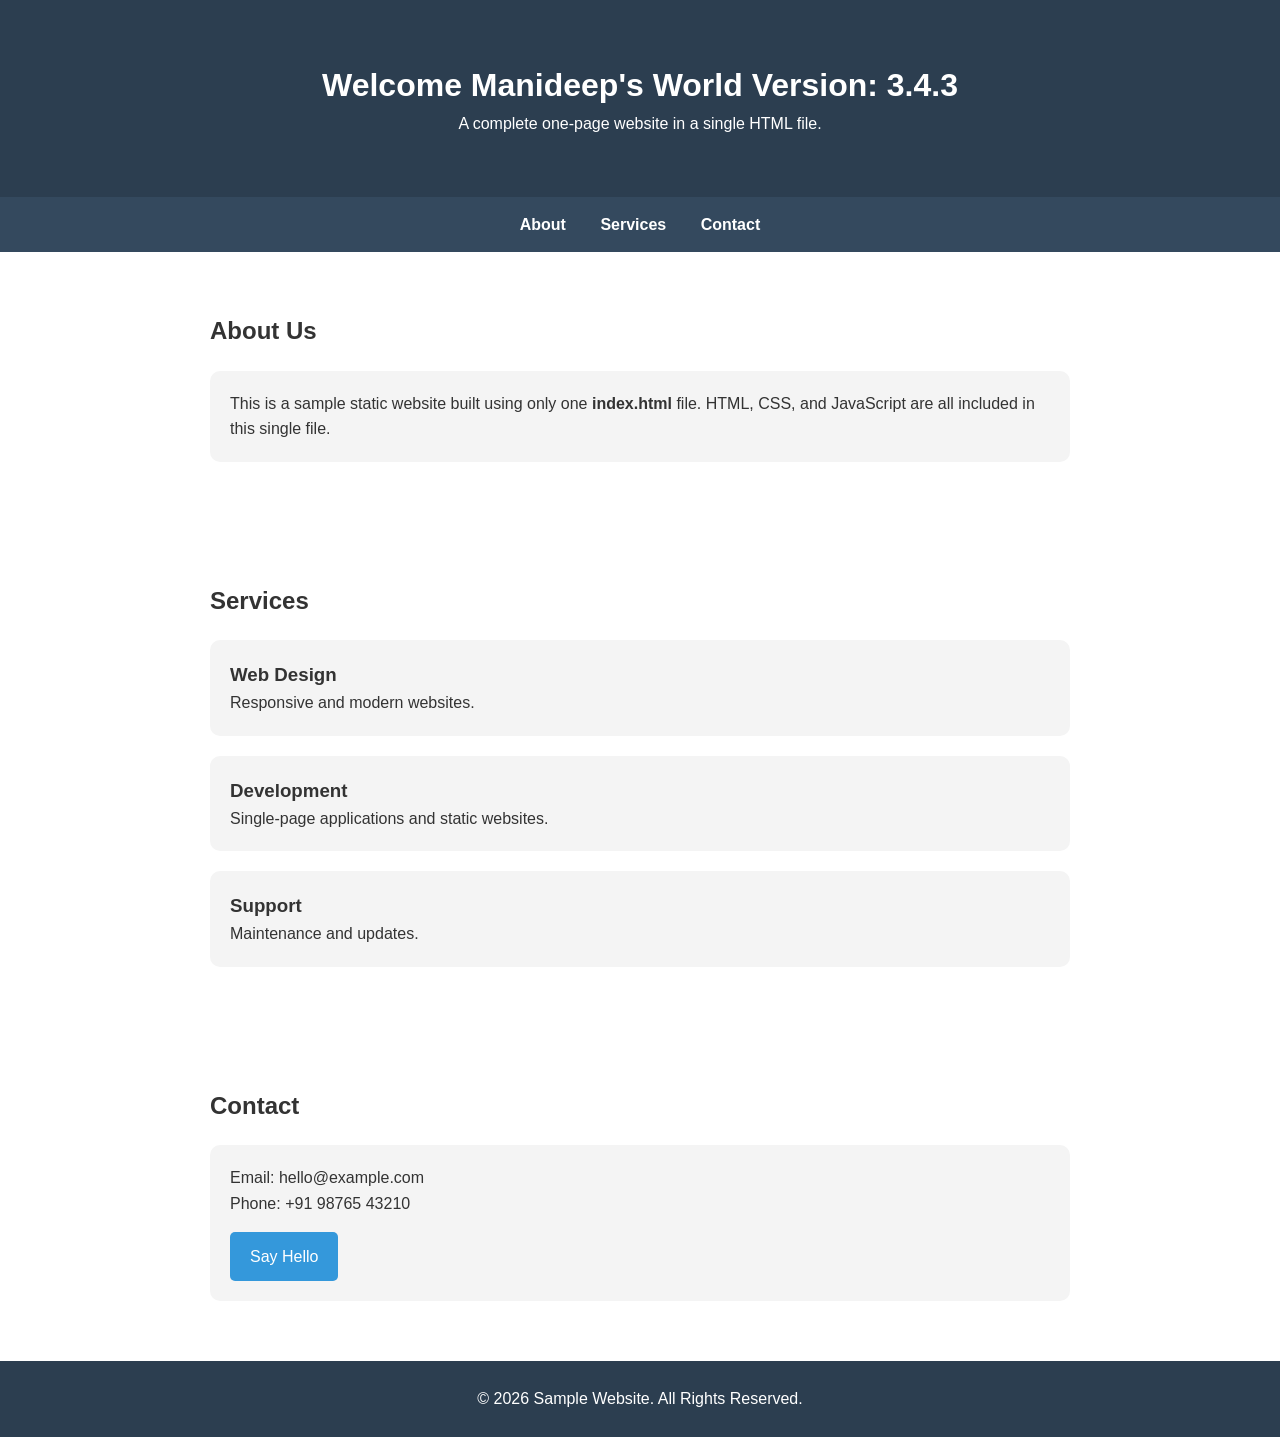
<file: index.html>
<!DOCTYPE html>
<html lang="en">
<head>
    <meta charset="UTF-8">
    <meta name="viewport" content="width=device-width, initial-scale=1.0">
    <title>Sample One-Page Website</title>

    <style>
        * {
            margin: 0;
            padding: 0;
            box-sizing: border-box;
        }

        body {
            font-family: Arial, sans-serif;
            line-height: 1.6;
            color: #333;
        }

        header {
            background: #2c3e50;
            color: white;
            text-align: center;
            padding: 60px 20px;
        }

        nav {
            background: #34495e;
            text-align: center;
            padding: 15px;
            position: sticky;
            top: 0;
        }

        nav a {
            color: white;
            text-decoration: none;
            margin: 0 15px;
            font-weight: bold;
        }

        nav a:hover {
            text-decoration: underline;
        }

        section {
            padding: 60px 20px;
            max-width: 900px;
            margin: auto;
        }

        .card {
            background: #f4f4f4;
            padding: 20px;
            margin-top: 20px;
            border-radius: 10px;
        }

        .btn {
            display: inline-block;
            background: #3498db;
            color: white;
            padding: 12px 20px;
            border-radius: 5px;
            text-decoration: none;
            margin-top: 15px;
        }

        .btn:hover {
            background: #2980b9;
        }

        footer {
            background: #2c3e50;
            color: white;
            text-align: center;
            padding: 25px;
        }

        @media (max-width: 600px) {
            nav a {
                display: block;
                margin: 10px 0;
            }

            header h1 {
                font-size: 28px;
            }
        }
    </style>
</head>

<body>

    <header>
        <h1>Welcome Manideep's World Version: 3.4.3</h1>
        <p>A complete one-page website in a single HTML file.</p>
    </header>

    <nav>
        <a href="#about">About</a>
        <a href="#services">Services</a>
        <a href="#contact">Contact</a>
    </nav>

    <section id="about">
        <h2>About Us</h2>

        <div class="card">
            <p>
                This is a sample static website built using only one
                <strong>index.html</strong> file. HTML, CSS, and JavaScript
                are all included in this single file.
            </p>
        </div>
    </section>

    <section id="services">
        <h2>Services</h2>

        <div class="card">
            <h3>Web Design</h3>
            <p>Responsive and modern websites.</p>
        </div>

        <div class="card">
            <h3>Development</h3>
            <p>Single-page applications and static websites.</p>
        </div>

        <div class="card">
            <h3>Support</h3>
            <p>Maintenance and updates.</p>
        </div>
    </section>

    <section id="contact">
        <h2>Contact</h2>

        <div class="card">
            <p>Email: hello@example.com</p>
            <p>Phone: +91 98765 43210</p>

            <a href="#" class="btn" onclick="showMessage()">
                Say Hello
            </a>
        </div>
    </section>

    <footer>
        <p>&copy; 2026 Sample Website. All Rights Reserved.</p>
    </footer>

    <script>
        function showMessage() {
            alert("Hello! Thanks for visiting this sample website.");
        }
    </script>

</body>
</html>
</file>
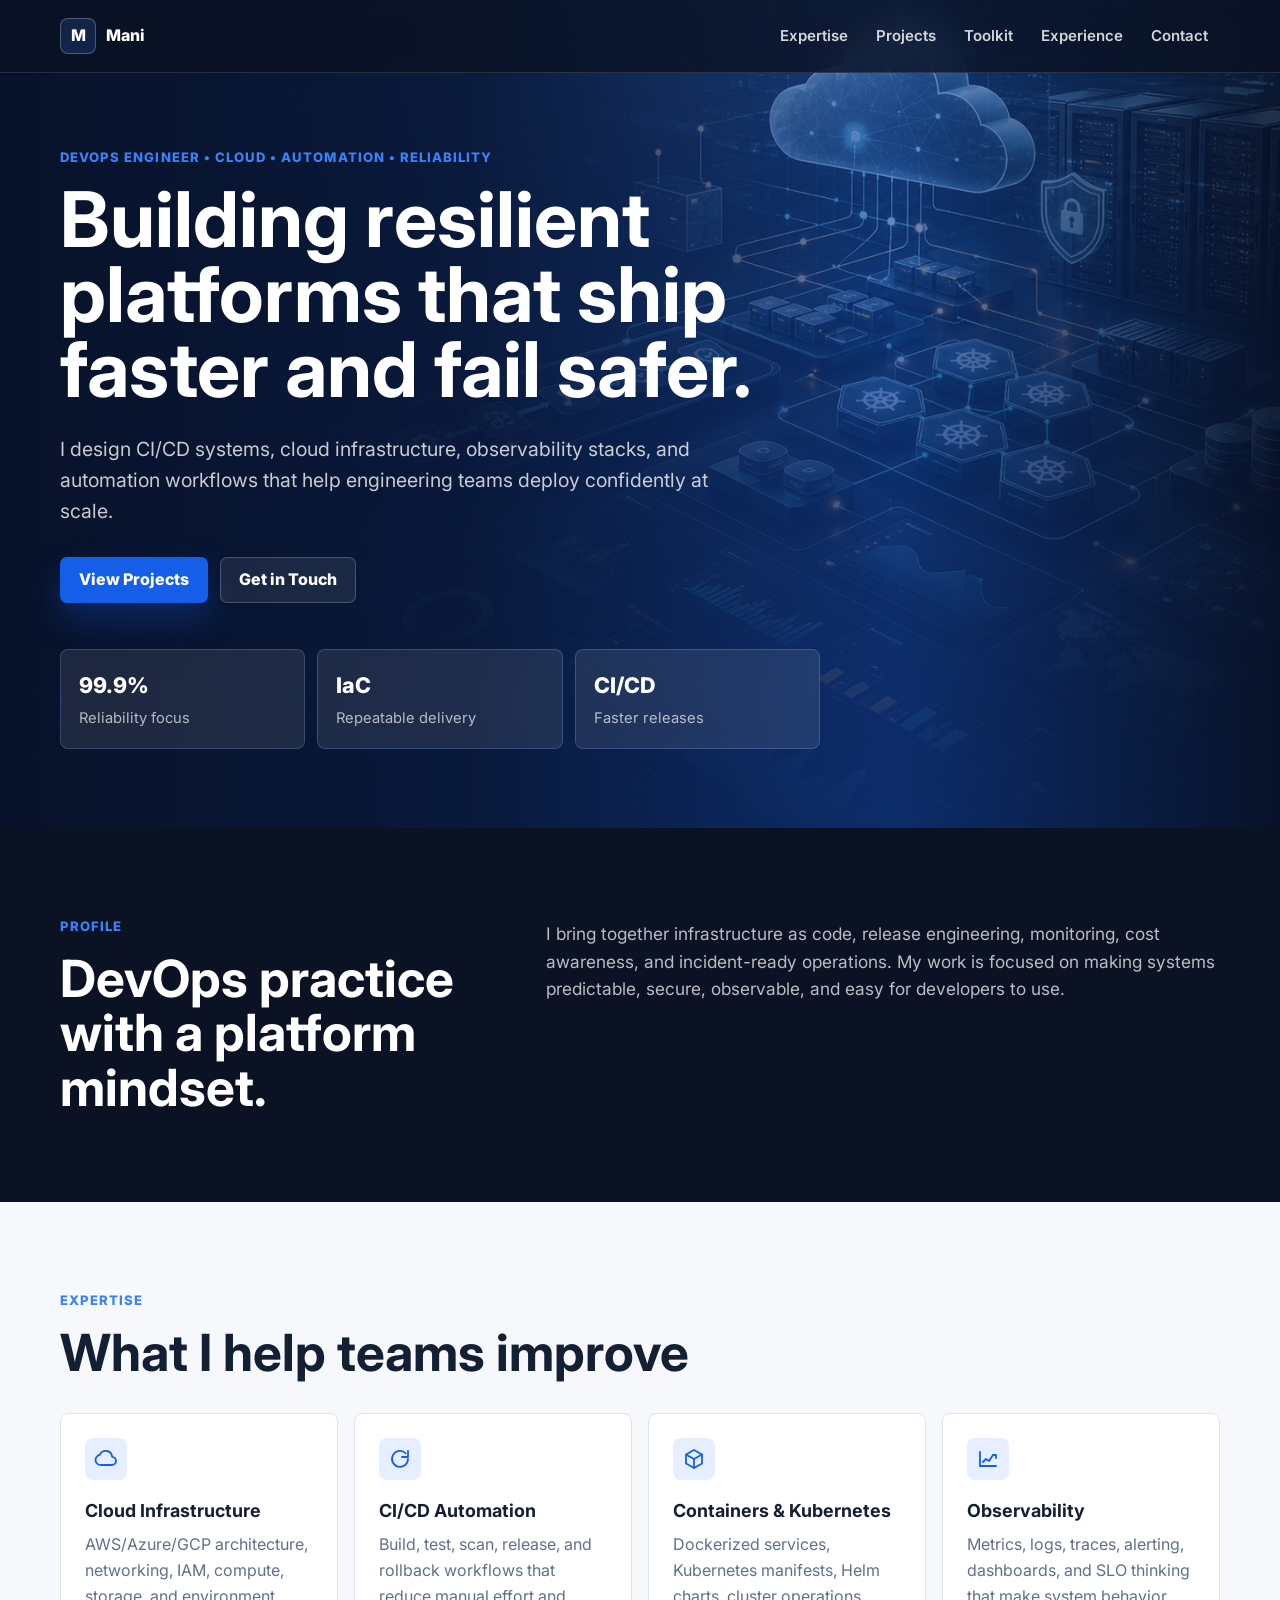
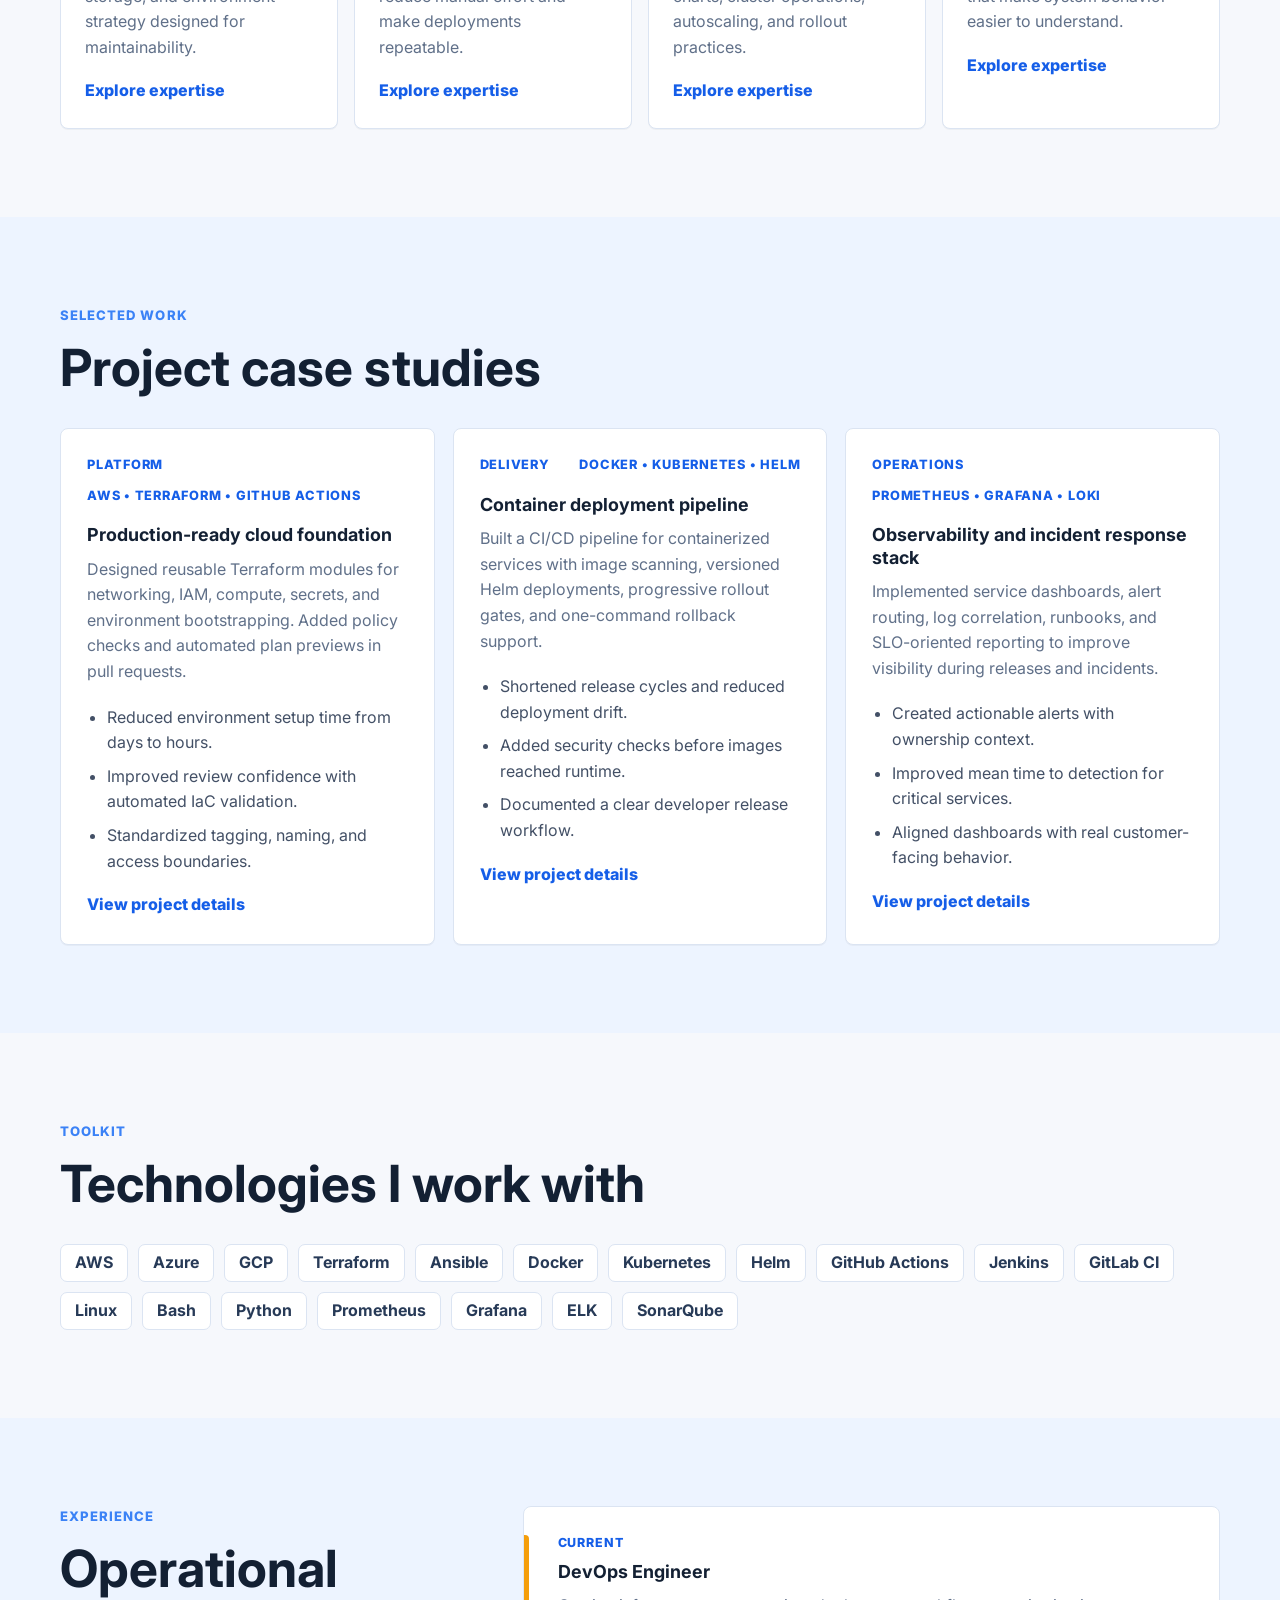
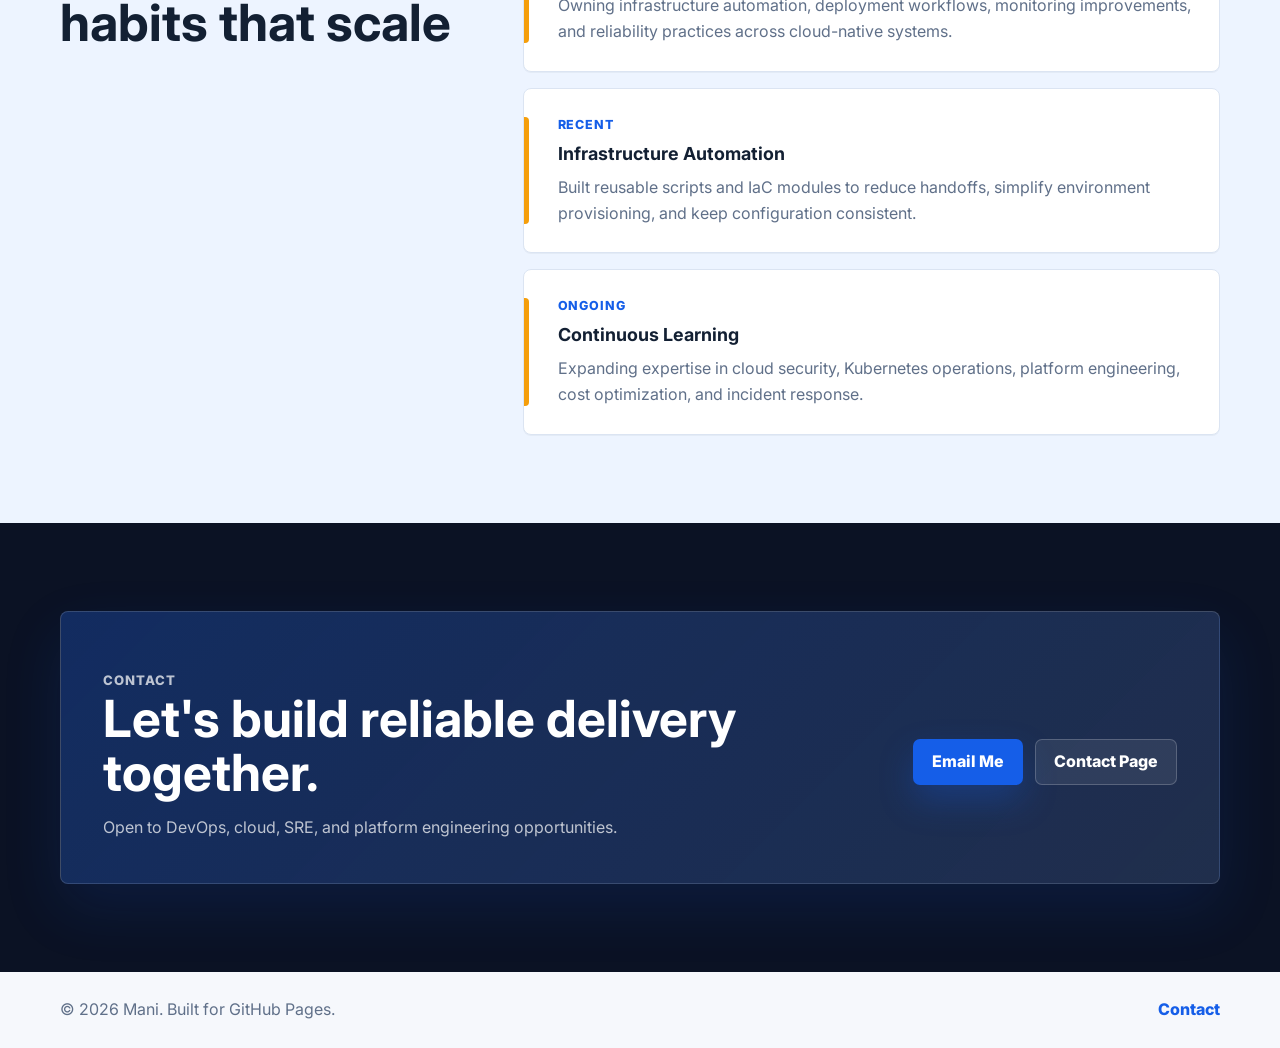
<file: webapp/index.html>
<!doctype html>
<html lang="en">
  <head>
    <meta charset="utf-8">
    <meta name="viewport" content="width=device-width, initial-scale=1">
    <meta name="description" content="Professional DevOps Engineer portfolio showcasing cloud infrastructure, CI/CD automation, observability, and platform engineering work.">
    <meta name="theme-color" content="#0b1224">
    <meta property="og:title" content="Mani | DevOps Engineer">
    <meta property="og:description" content="Cloud infrastructure, automation, CI/CD, observability, and reliability engineering portfolio.">
    <meta property="og:image" content="assets/devops-hero.png">
    <title>Mani | DevOps Engineer</title>
    <link rel="preconnect" href="https://fonts.googleapis.com">
    <link rel="preconnect" href="https://fonts.gstatic.com" crossorigin>
    <link href="https://fonts.googleapis.com/css2?family=Inter:wght@400;500;600;700;800&display=swap" rel="stylesheet">
    <link rel="stylesheet" href="styles.css">
  </head>
  <body>
    <header class="site-header" id="top">
      <nav class="nav" aria-label="Primary navigation">
        <a class="brand" href="index.html" aria-label="Mani home">
          <span class="brand-mark">M</span>
          <span>Mani</span>
        </a>
        <button class="nav-toggle" type="button" aria-label="Toggle navigation" aria-expanded="false">
          <span></span>
          <span></span>
          <span></span>
        </button>
        <div class="nav-links" data-nav-links>
          <a href="expertise.html">Expertise</a>
          <a href="projects.html">Projects</a>
          <a href="toolkit.html">Toolkit</a>
          <a href="experience.html">Experience</a>
          <a href="contact.html">Contact</a>
        </div>
      </nav>
    </header>

    <main>
      <section class="hero" aria-labelledby="hero-title">
        <img class="hero-bg" src="assets/devops-hero.png" alt="">
        <div class="hero-overlay"></div>
        <div class="hero-content">
          <p class="eyebrow">DevOps Engineer &bull; Cloud &bull; Automation &bull; Reliability</p>
          <h1 id="hero-title">Building resilient platforms that ship faster and fail safer.</h1>
          <p class="hero-copy">
            I design CI/CD systems, cloud infrastructure, observability stacks, and automation workflows that help engineering teams deploy confidently at scale.
          </p>
          <div class="hero-actions" aria-label="Portfolio actions">
            <a class="button button-primary" href="projects.html">View Projects</a>
            <a class="button button-secondary" href="contact.html">Get in Touch</a>
          </div>
          <dl class="hero-stats" aria-label="Professional highlights">
            <div>
              <dt>99.9%</dt>
              <dd>Reliability focus</dd>
            </div>
            <div>
              <dt>IaC</dt>
              <dd>Repeatable delivery</dd>
            </div>
            <div>
              <dt>CI/CD</dt>
              <dd>Faster releases</dd>
            </div>
          </dl>
        </div>
      </section>

      <section class="section intro" aria-label="Professional summary">
        <div class="section-inner intro-grid">
          <div>
            <p class="section-kicker">Profile</p>
            <h2>DevOps practice with a platform mindset.</h2>
          </div>
          <p>
            I bring together infrastructure as code, release engineering, monitoring, cost awareness, and incident-ready operations. My work is focused on making systems predictable, secure, observable, and easy for developers to use.
          </p>
        </div>
      </section>

      <section class="section" id="expertise" aria-labelledby="expertise-title">
        <div class="section-inner">
          <div class="section-heading">
            <p class="section-kicker">Expertise</p>
            <h2 id="expertise-title">What I help teams improve</h2>
          </div>
          <div class="feature-grid">
            <article class="feature-card">
              <span class="icon" aria-hidden="true">
                <svg viewBox="0 0 24 24" focusable="false">
                  <path d="M7.5 18h10.2a4.1 4.1 0 0 0 .4-8.2A6.4 6.4 0 0 0 5.8 7.9 5.1 5.1 0 0 0 7.5 18Z"></path>
                </svg>
              </span>
              <h3>Cloud Infrastructure</h3>
              <p>AWS/Azure/GCP architecture, networking, IAM, compute, storage, and environment strategy designed for maintainability.</p>
              <a class="text-link" href="expertise.html">Explore expertise</a>
            </article>
            <article class="feature-card">
              <span class="icon" aria-hidden="true">
                <svg viewBox="0 0 24 24" focusable="false">
                  <path d="M20 12a8 8 0 1 1-2.3-5.7"></path>
                  <path d="M20 4v6h-6"></path>
                </svg>
              </span>
              <h3>CI/CD Automation</h3>
              <p>Build, test, scan, release, and rollback workflows that reduce manual effort and make deployments repeatable.</p>
              <a class="text-link" href="expertise.html">Explore expertise</a>
            </article>
            <article class="feature-card">
              <span class="icon" aria-hidden="true">
                <svg viewBox="0 0 24 24" focusable="false">
                  <path d="M4 7.5 12 3l8 4.5v9L12 21l-8-4.5v-9Z"></path>
                  <path d="M12 12 4.4 7.8"></path>
                  <path d="M12 12v8.5"></path>
                  <path d="m12 12 7.6-4.2"></path>
                </svg>
              </span>
              <h3>Containers & Kubernetes</h3>
              <p>Dockerized services, Kubernetes manifests, Helm charts, cluster operations, autoscaling, and rollout practices.</p>
              <a class="text-link" href="expertise.html">Explore expertise</a>
            </article>
            <article class="feature-card">
              <span class="icon" aria-hidden="true">
                <svg viewBox="0 0 24 24" focusable="false">
                  <path d="M4 19V5"></path>
                  <path d="M4 19h16"></path>
                  <path d="m7 15 3-3 3 2 4-6"></path>
                  <path d="M17 8h3v3"></path>
                </svg>
              </span>
              <h3>Observability</h3>
              <p>Metrics, logs, traces, alerting, dashboards, and SLO thinking that make system behavior easier to understand.</p>
              <a class="text-link" href="expertise.html">Explore expertise</a>
            </article>
          </div>
        </div>
      </section>

      <section class="section muted" id="projects" aria-labelledby="projects-title">
        <div class="section-inner">
          <div class="section-heading">
            <p class="section-kicker">Selected work</p>
            <h2 id="projects-title">Project case studies</h2>
          </div>
          <div class="project-list">
            <article class="project-card">
              <div class="project-meta">
                <span>Platform</span>
                <span>AWS &bull; Terraform &bull; GitHub Actions</span>
              </div>
              <h3>Production-ready cloud foundation</h3>
              <p>Designed reusable Terraform modules for networking, IAM, compute, secrets, and environment bootstrapping. Added policy checks and automated plan previews in pull requests.</p>
              <ul>
                <li>Reduced environment setup time from days to hours.</li>
                <li>Improved review confidence with automated IaC validation.</li>
                <li>Standardized tagging, naming, and access boundaries.</li>
              </ul>
              <a class="text-link" href="projects.html">View project details</a>
            </article>
            <article class="project-card">
              <div class="project-meta">
                <span>Delivery</span>
                <span>Docker &bull; Kubernetes &bull; Helm</span>
              </div>
              <h3>Container deployment pipeline</h3>
              <p>Built a CI/CD pipeline for containerized services with image scanning, versioned Helm deployments, progressive rollout gates, and one-command rollback support.</p>
              <ul>
                <li>Shortened release cycles and reduced deployment drift.</li>
                <li>Added security checks before images reached runtime.</li>
                <li>Documented a clear developer release workflow.</li>
              </ul>
              <a class="text-link" href="projects.html">View project details</a>
            </article>
            <article class="project-card">
              <div class="project-meta">
                <span>Operations</span>
                <span>Prometheus &bull; Grafana &bull; Loki</span>
              </div>
              <h3>Observability and incident response stack</h3>
              <p>Implemented service dashboards, alert routing, log correlation, runbooks, and SLO-oriented reporting to improve visibility during releases and incidents.</p>
              <ul>
                <li>Created actionable alerts with ownership context.</li>
                <li>Improved mean time to detection for critical services.</li>
                <li>Aligned dashboards with real customer-facing behavior.</li>
              </ul>
              <a class="text-link" href="projects.html">View project details</a>
            </article>
          </div>
        </div>
      </section>

      <section class="section" id="toolkit" aria-labelledby="toolkit-title">
        <div class="section-inner">
          <div class="section-heading">
            <p class="section-kicker">Toolkit</p>
            <h2 id="toolkit-title">Technologies I work with</h2>
          </div>
          <div class="tool-cloud" aria-label="Technology list">
            <span>AWS</span>
            <span>Azure</span>
            <span>GCP</span>
            <span>Terraform</span>
            <span>Ansible</span>
            <span>Docker</span>
            <span>Kubernetes</span>
            <span>Helm</span>
            <span>GitHub Actions</span>
            <span>Jenkins</span>
            <span>GitLab CI</span>
            <span>Linux</span>
            <span>Bash</span>
            <span>Python</span>
            <span>Prometheus</span>
            <span>Grafana</span>
            <span>ELK</span>
            <span>SonarQube</span>
          </div>
        </div>
      </section>

      <section class="section muted" id="experience" aria-labelledby="experience-title">
        <div class="section-inner experience-layout">
          <div class="section-heading sticky-heading">
            <p class="section-kicker">Experience</p>
            <h2 id="experience-title">Operational habits that scale</h2>
          </div>
          <div class="timeline">
            <article class="timeline-item">
              <span class="timeline-date">Current</span>
              <h3>DevOps Engineer</h3>
              <p>Owning infrastructure automation, deployment workflows, monitoring improvements, and reliability practices across cloud-native systems.</p>
            </article>
            <article class="timeline-item">
              <span class="timeline-date">Recent</span>
              <h3>Infrastructure Automation</h3>
              <p>Built reusable scripts and IaC modules to reduce handoffs, simplify environment provisioning, and keep configuration consistent.</p>
            </article>
            <article class="timeline-item">
              <span class="timeline-date">Ongoing</span>
              <h3>Continuous Learning</h3>
              <p>Expanding expertise in cloud security, Kubernetes operations, platform engineering, cost optimization, and incident response.</p>
            </article>
          </div>
        </div>
      </section>

      <section class="section contact" id="contact" aria-labelledby="contact-title">
        <div class="section-inner contact-panel">
          <div>
            <p class="section-kicker">Contact</p>
            <h2 id="contact-title">Let's build reliable delivery together.</h2>
            <p>Open to DevOps, cloud, SRE, and platform engineering opportunities.</p>
          </div>
          <div class="contact-actions">
            <a class="button button-primary" href="mailto:your.email@example.com">Email Me</a>
            <a class="button button-secondary" href="contact.html">Contact Page</a>
          </div>
        </div>
      </section>
    </main>

    <footer class="footer">
      <p>&copy; <span id="year"></span> Mani. Built for GitHub Pages.</p>
      <a href="contact.html">Contact</a>
    </footer>

    <script src="script.js"></script>
  </body>
</html>
</file>
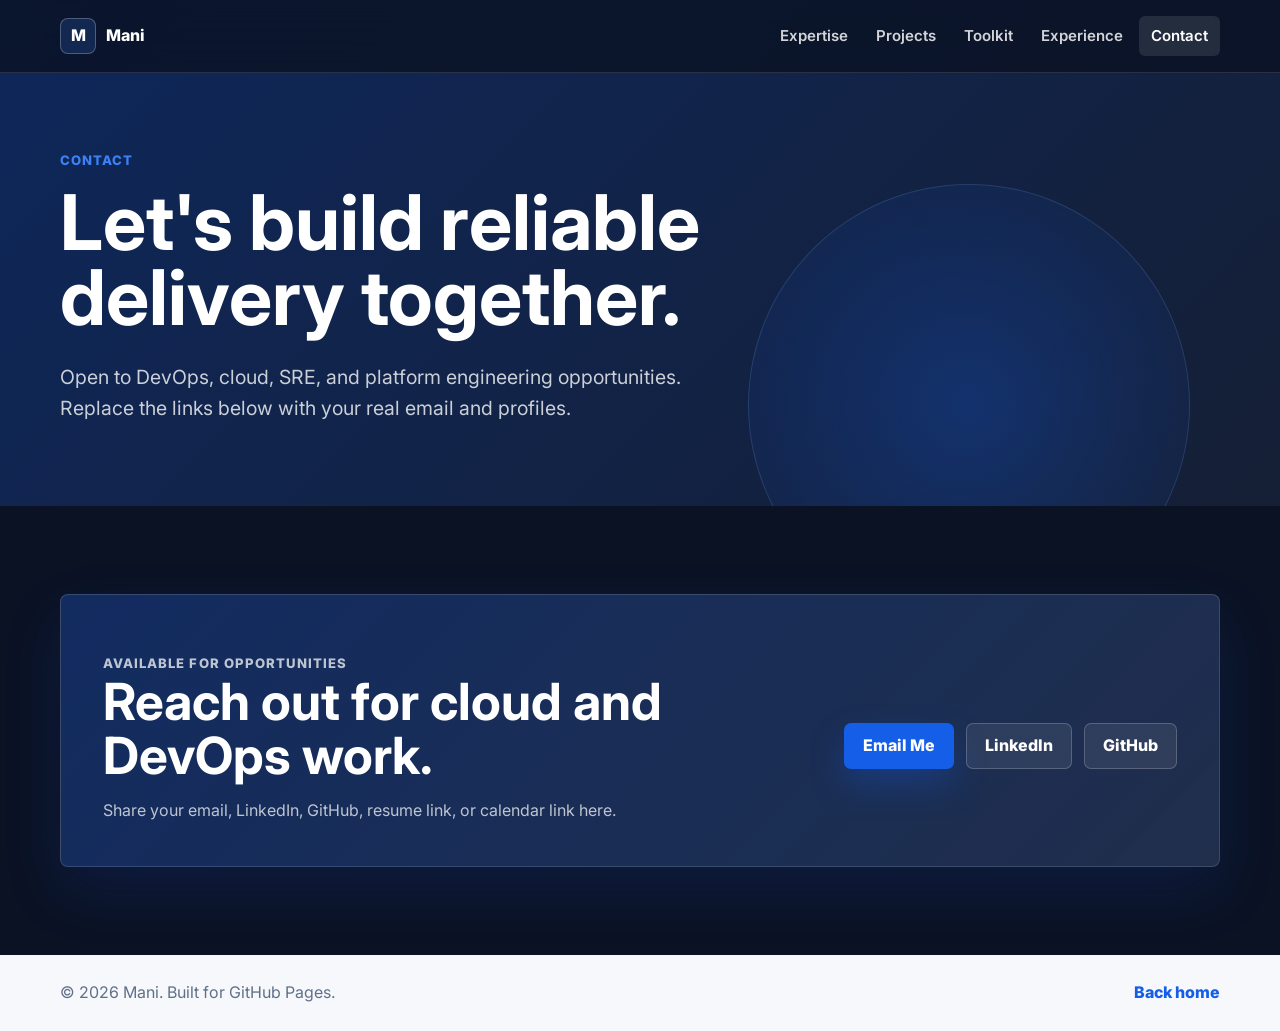
<file: webapp/contact.html>
<!doctype html>
<html lang="en">
  <head>
    <meta charset="utf-8">
    <meta name="viewport" content="width=device-width, initial-scale=1">
    <meta name="description" content="Contact Mani for DevOps, cloud, SRE, and platform engineering opportunities.">
    <meta name="theme-color" content="#0b1224">
    <title>Contact | Mani DevOps Engineer</title>
    <link rel="preconnect" href="https://fonts.googleapis.com">
    <link rel="preconnect" href="https://fonts.gstatic.com" crossorigin>
    <link href="https://fonts.googleapis.com/css2?family=Inter:wght@400;500;600;700;800&display=swap" rel="stylesheet">
    <link rel="stylesheet" href="styles.css">
  </head>
  <body>
    <header class="site-header" id="top">
      <nav class="nav" aria-label="Primary navigation">
        <a class="brand" href="index.html" aria-label="Mani home"><span class="brand-mark">M</span><span>Mani</span></a>
        <button class="nav-toggle" type="button" aria-label="Toggle navigation" aria-expanded="false"><span></span><span></span><span></span></button>
        <div class="nav-links" data-nav-links>
          <a href="expertise.html">Expertise</a>
          <a href="projects.html">Projects</a>
          <a href="toolkit.html">Toolkit</a>
          <a href="experience.html">Experience</a>
          <a href="contact.html" aria-current="page">Contact</a>
        </div>
      </nav>
    </header>

    <main>
      <section class="page-hero">
        <div class="section-inner">
          <p class="eyebrow">Contact</p>
          <h1>Let's build reliable delivery together.</h1>
          <p class="hero-copy">Open to DevOps, cloud, SRE, and platform engineering opportunities. Replace the links below with your real email and profiles.</p>
        </div>
      </section>

      <section class="section contact">
        <div class="section-inner contact-panel">
          <div>
            <p class="section-kicker">Available for opportunities</p>
            <h2>Reach out for cloud and DevOps work.</h2>
            <p>Share your email, LinkedIn, GitHub, resume link, or calendar link here.</p>
          </div>
          <div class="contact-actions">
            <a class="button button-primary" href="mailto:your.email@example.com">Email Me</a>
            <a class="button button-secondary" href="https://www.linkedin.com/" target="_blank" rel="noreferrer">LinkedIn</a>
            <a class="button button-secondary" href="https://github.com/" target="_blank" rel="noreferrer">GitHub</a>
          </div>
        </div>
      </section>
    </main>

    <footer class="footer">
      <p>&copy; <span id="year"></span> Mani. Built for GitHub Pages.</p>
      <a href="index.html">Back home</a>
    </footer>
    <script src="script.js"></script>
  </body>
</html>
</file>
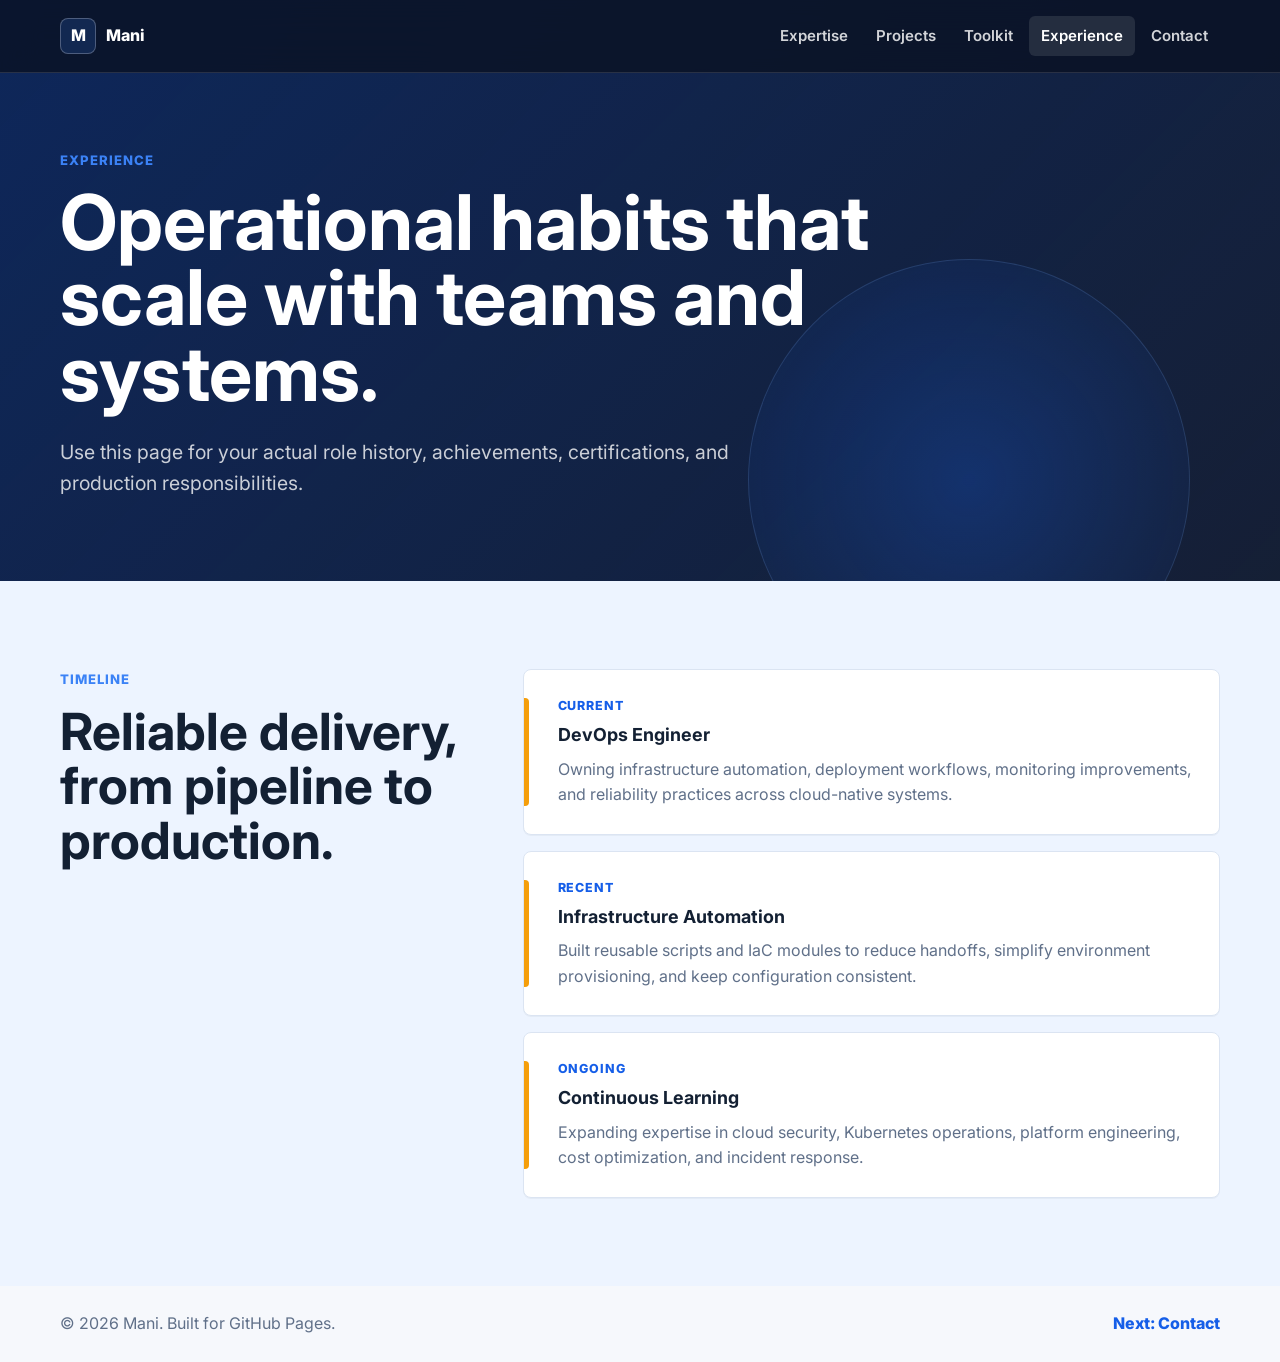
<file: webapp/experience.html>
<!doctype html>
<html lang="en">
  <head>
    <meta charset="utf-8">
    <meta name="viewport" content="width=device-width, initial-scale=1">
    <meta name="description" content="DevOps engineering experience focused on infrastructure automation, deployment workflows, monitoring, and reliability practices.">
    <meta name="theme-color" content="#0b1224">
    <title>Experience | Mani DevOps Engineer</title>
    <link rel="preconnect" href="https://fonts.googleapis.com">
    <link rel="preconnect" href="https://fonts.gstatic.com" crossorigin>
    <link href="https://fonts.googleapis.com/css2?family=Inter:wght@400;500;600;700;800&display=swap" rel="stylesheet">
    <link rel="stylesheet" href="styles.css">
  </head>
  <body>
    <header class="site-header" id="top">
      <nav class="nav" aria-label="Primary navigation">
        <a class="brand" href="index.html" aria-label="Mani home"><span class="brand-mark">M</span><span>Mani</span></a>
        <button class="nav-toggle" type="button" aria-label="Toggle navigation" aria-expanded="false"><span></span><span></span><span></span></button>
        <div class="nav-links" data-nav-links>
          <a href="expertise.html">Expertise</a>
          <a href="projects.html">Projects</a>
          <a href="toolkit.html">Toolkit</a>
          <a href="experience.html" aria-current="page">Experience</a>
          <a href="contact.html">Contact</a>
        </div>
      </nav>
    </header>

    <main>
      <section class="page-hero">
        <div class="section-inner">
          <p class="eyebrow">Experience</p>
          <h1>Operational habits that scale with teams and systems.</h1>
          <p class="hero-copy">Use this page for your actual role history, achievements, certifications, and production responsibilities.</p>
        </div>
      </section>

      <section class="section muted">
        <div class="section-inner experience-layout">
          <div class="section-heading sticky-heading">
            <p class="section-kicker">Timeline</p>
            <h2>Reliable delivery, from pipeline to production.</h2>
          </div>
          <div class="timeline">
            <article class="timeline-item">
              <span class="timeline-date">Current</span>
              <h3>DevOps Engineer</h3>
              <p>Owning infrastructure automation, deployment workflows, monitoring improvements, and reliability practices across cloud-native systems.</p>
            </article>
            <article class="timeline-item">
              <span class="timeline-date">Recent</span>
              <h3>Infrastructure Automation</h3>
              <p>Built reusable scripts and IaC modules to reduce handoffs, simplify environment provisioning, and keep configuration consistent.</p>
            </article>
            <article class="timeline-item">
              <span class="timeline-date">Ongoing</span>
              <h3>Continuous Learning</h3>
              <p>Expanding expertise in cloud security, Kubernetes operations, platform engineering, cost optimization, and incident response.</p>
            </article>
          </div>
        </div>
      </section>
    </main>

    <footer class="footer">
      <p>&copy; <span id="year"></span> Mani. Built for GitHub Pages.</p>
      <a href="contact.html">Next: Contact</a>
    </footer>
    <script src="script.js"></script>
  </body>
</html>
</file>
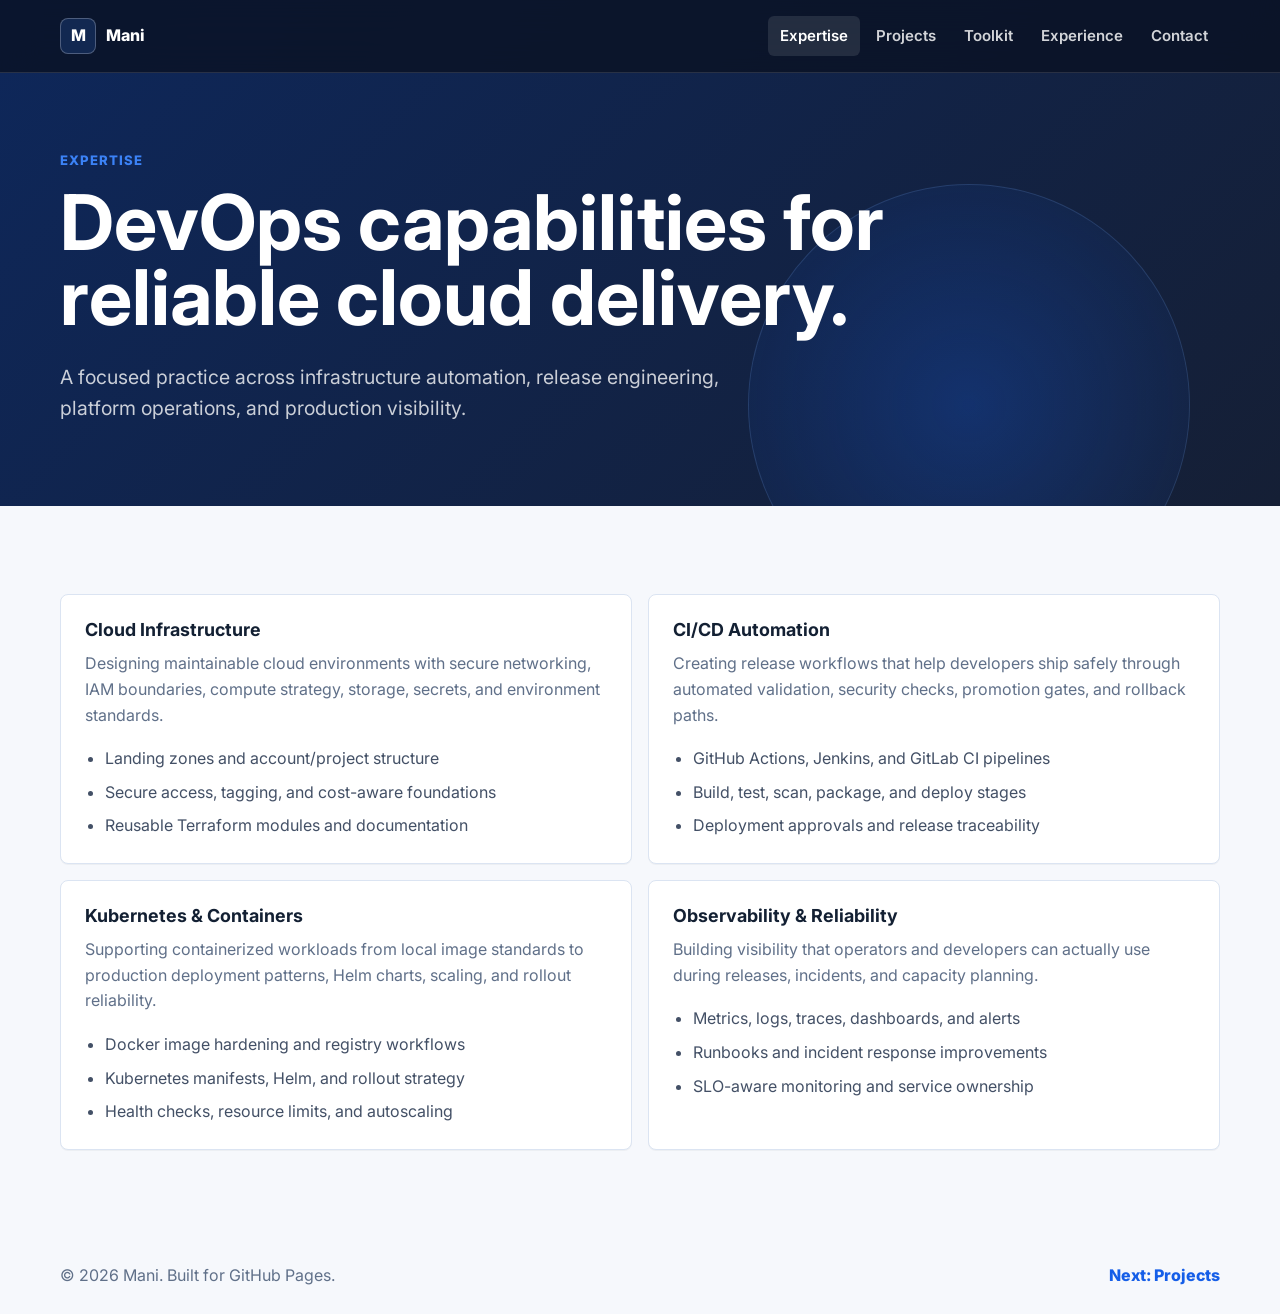
<file: webapp/expertise.html>
<!doctype html>
<html lang="en">
  <head>
    <meta charset="utf-8">
    <meta name="viewport" content="width=device-width, initial-scale=1">
    <meta name="description" content="DevOps expertise across cloud infrastructure, CI/CD automation, containers, Kubernetes, observability, and reliability.">
    <meta name="theme-color" content="#0b1224">
    <title>Expertise | Mani DevOps Engineer</title>
    <link rel="preconnect" href="https://fonts.googleapis.com">
    <link rel="preconnect" href="https://fonts.gstatic.com" crossorigin>
    <link href="https://fonts.googleapis.com/css2?family=Inter:wght@400;500;600;700;800&display=swap" rel="stylesheet">
    <link rel="stylesheet" href="styles.css">
  </head>
  <body>
    <header class="site-header" id="top">
      <nav class="nav" aria-label="Primary navigation">
        <a class="brand" href="index.html" aria-label="Mani home"><span class="brand-mark">M</span><span>Mani</span></a>
        <button class="nav-toggle" type="button" aria-label="Toggle navigation" aria-expanded="false"><span></span><span></span><span></span></button>
        <div class="nav-links" data-nav-links>
          <a href="expertise.html" aria-current="page">Expertise</a>
          <a href="projects.html">Projects</a>
          <a href="toolkit.html">Toolkit</a>
          <a href="experience.html">Experience</a>
          <a href="contact.html">Contact</a>
        </div>
      </nav>
    </header>

    <main>
      <section class="page-hero">
        <div class="section-inner">
          <p class="eyebrow">Expertise</p>
          <h1>DevOps capabilities for reliable cloud delivery.</h1>
          <p class="hero-copy">A focused practice across infrastructure automation, release engineering, platform operations, and production visibility.</p>
        </div>
      </section>

      <section class="section">
        <div class="section-inner feature-grid detailed-grid">
          <article class="feature-card">
            <h3>Cloud Infrastructure</h3>
            <p>Designing maintainable cloud environments with secure networking, IAM boundaries, compute strategy, storage, secrets, and environment standards.</p>
            <ul class="clean-list">
              <li>Landing zones and account/project structure</li>
              <li>Secure access, tagging, and cost-aware foundations</li>
              <li>Reusable Terraform modules and documentation</li>
            </ul>
          </article>
          <article class="feature-card">
            <h3>CI/CD Automation</h3>
            <p>Creating release workflows that help developers ship safely through automated validation, security checks, promotion gates, and rollback paths.</p>
            <ul class="clean-list">
              <li>GitHub Actions, Jenkins, and GitLab CI pipelines</li>
              <li>Build, test, scan, package, and deploy stages</li>
              <li>Deployment approvals and release traceability</li>
            </ul>
          </article>
          <article class="feature-card">
            <h3>Kubernetes & Containers</h3>
            <p>Supporting containerized workloads from local image standards to production deployment patterns, Helm charts, scaling, and rollout reliability.</p>
            <ul class="clean-list">
              <li>Docker image hardening and registry workflows</li>
              <li>Kubernetes manifests, Helm, and rollout strategy</li>
              <li>Health checks, resource limits, and autoscaling</li>
            </ul>
          </article>
          <article class="feature-card">
            <h3>Observability & Reliability</h3>
            <p>Building visibility that operators and developers can actually use during releases, incidents, and capacity planning.</p>
            <ul class="clean-list">
              <li>Metrics, logs, traces, dashboards, and alerts</li>
              <li>Runbooks and incident response improvements</li>
              <li>SLO-aware monitoring and service ownership</li>
            </ul>
          </article>
        </div>
      </section>
    </main>

    <footer class="footer">
      <p>&copy; <span id="year"></span> Mani. Built for GitHub Pages.</p>
      <a href="projects.html">Next: Projects</a>
    </footer>
    <script src="script.js"></script>
  </body>
</html>
</file>
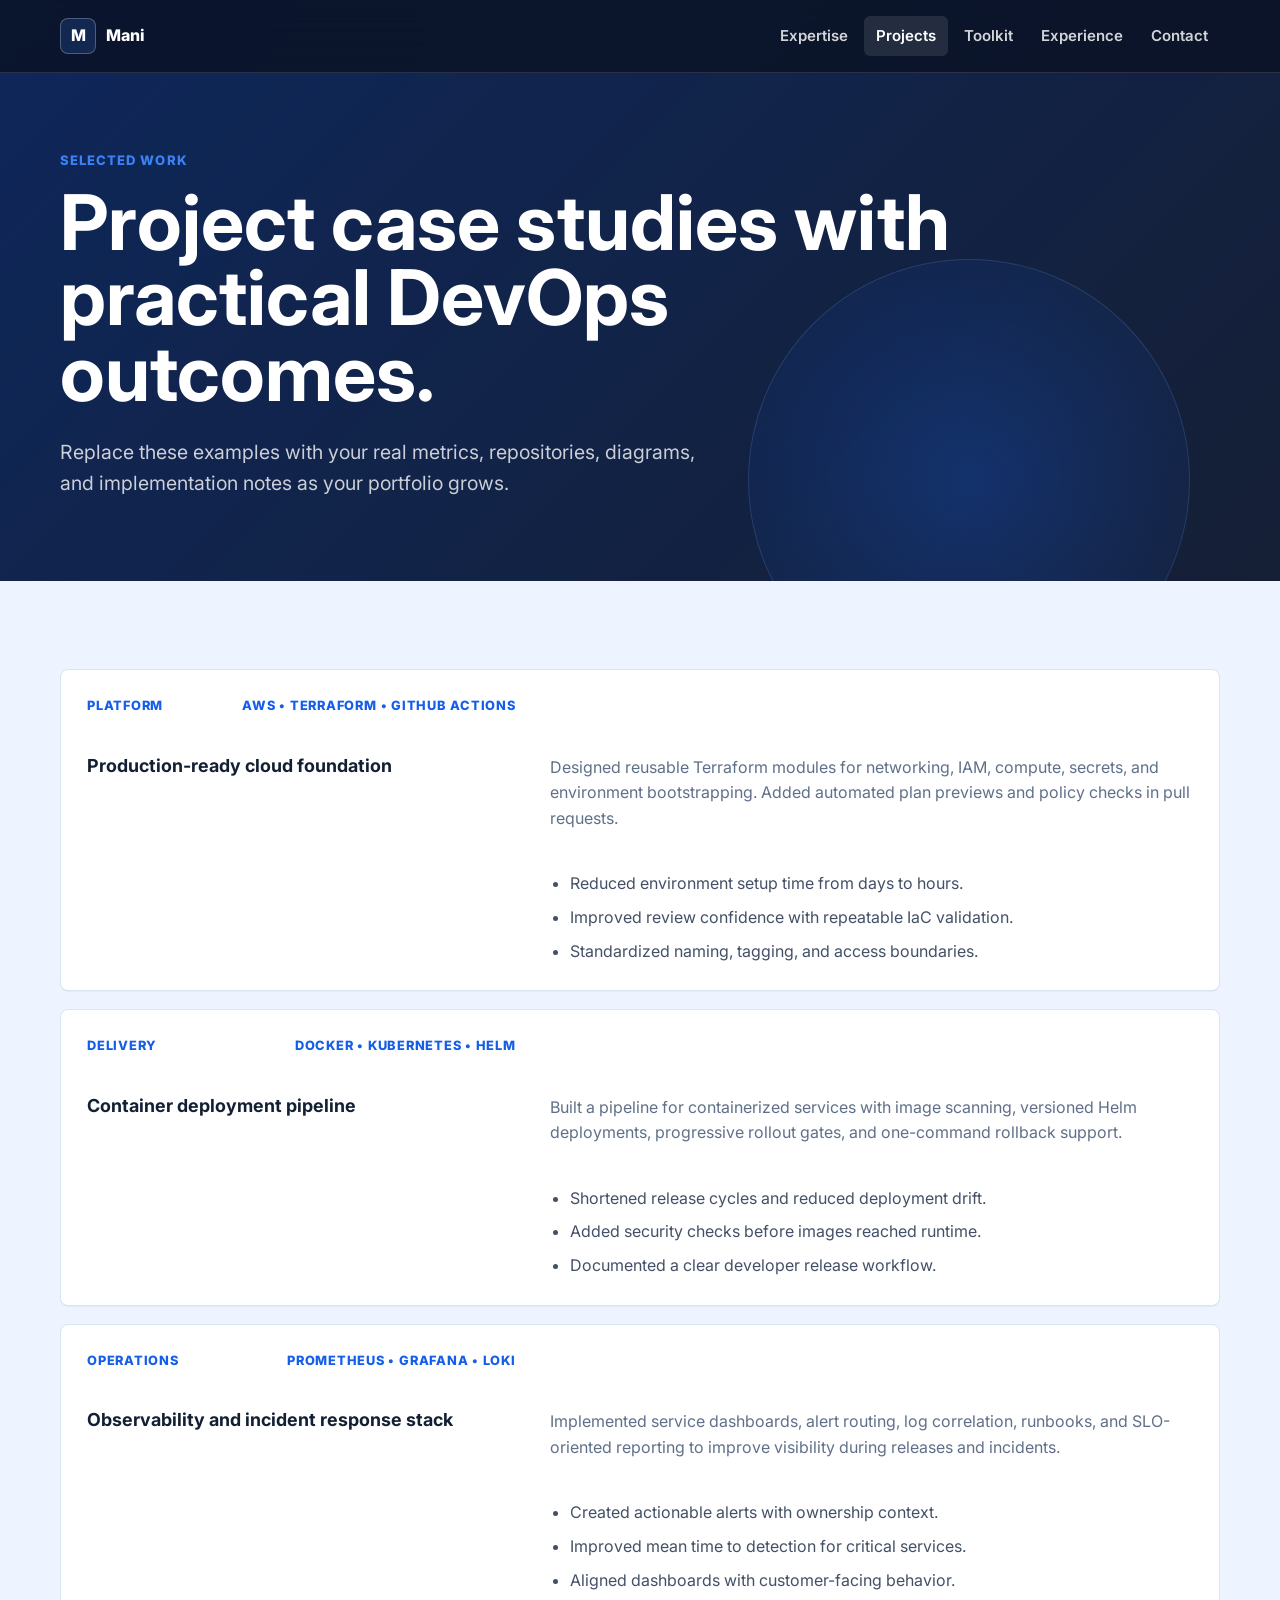
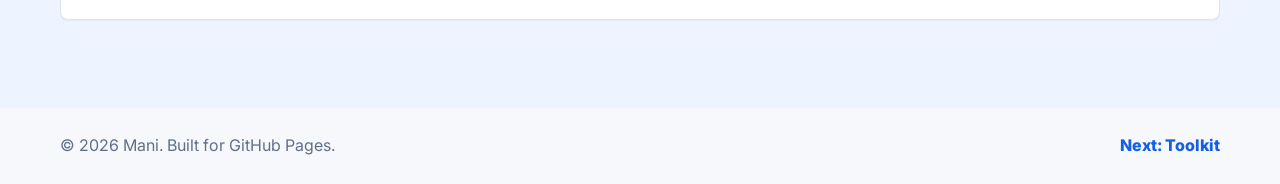
<file: webapp/projects.html>
<!doctype html>
<html lang="en">
  <head>
    <meta charset="utf-8">
    <meta name="viewport" content="width=device-width, initial-scale=1">
    <meta name="description" content="DevOps project case studies covering cloud foundations, CI/CD pipelines, and observability platforms.">
    <meta name="theme-color" content="#0b1224">
    <title>Projects | Mani DevOps Engineer</title>
    <link rel="preconnect" href="https://fonts.googleapis.com">
    <link rel="preconnect" href="https://fonts.gstatic.com" crossorigin>
    <link href="https://fonts.googleapis.com/css2?family=Inter:wght@400;500;600;700;800&display=swap" rel="stylesheet">
    <link rel="stylesheet" href="styles.css">
  </head>
  <body>
    <header class="site-header" id="top">
      <nav class="nav" aria-label="Primary navigation">
        <a class="brand" href="index.html" aria-label="Mani home"><span class="brand-mark">M</span><span>Mani</span></a>
        <button class="nav-toggle" type="button" aria-label="Toggle navigation" aria-expanded="false"><span></span><span></span><span></span></button>
        <div class="nav-links" data-nav-links>
          <a href="expertise.html">Expertise</a>
          <a href="projects.html" aria-current="page">Projects</a>
          <a href="toolkit.html">Toolkit</a>
          <a href="experience.html">Experience</a>
          <a href="contact.html">Contact</a>
        </div>
      </nav>
    </header>

    <main>
      <section class="page-hero">
        <div class="section-inner">
          <p class="eyebrow">Selected work</p>
          <h1>Project case studies with practical DevOps outcomes.</h1>
          <p class="hero-copy">Replace these examples with your real metrics, repositories, diagrams, and implementation notes as your portfolio grows.</p>
        </div>
      </section>

      <section class="section muted">
        <div class="section-inner project-list page-projects">
          <article class="project-card">
            <div class="project-meta"><span>Platform</span><span>AWS &bull; Terraform &bull; GitHub Actions</span></div>
            <h3>Production-ready cloud foundation</h3>
            <p>Designed reusable Terraform modules for networking, IAM, compute, secrets, and environment bootstrapping. Added automated plan previews and policy checks in pull requests.</p>
            <ul>
              <li>Reduced environment setup time from days to hours.</li>
              <li>Improved review confidence with repeatable IaC validation.</li>
              <li>Standardized naming, tagging, and access boundaries.</li>
            </ul>
          </article>
          <article class="project-card">
            <div class="project-meta"><span>Delivery</span><span>Docker &bull; Kubernetes &bull; Helm</span></div>
            <h3>Container deployment pipeline</h3>
            <p>Built a pipeline for containerized services with image scanning, versioned Helm deployments, progressive rollout gates, and one-command rollback support.</p>
            <ul>
              <li>Shortened release cycles and reduced deployment drift.</li>
              <li>Added security checks before images reached runtime.</li>
              <li>Documented a clear developer release workflow.</li>
            </ul>
          </article>
          <article class="project-card">
            <div class="project-meta"><span>Operations</span><span>Prometheus &bull; Grafana &bull; Loki</span></div>
            <h3>Observability and incident response stack</h3>
            <p>Implemented service dashboards, alert routing, log correlation, runbooks, and SLO-oriented reporting to improve visibility during releases and incidents.</p>
            <ul>
              <li>Created actionable alerts with ownership context.</li>
              <li>Improved mean time to detection for critical services.</li>
              <li>Aligned dashboards with customer-facing behavior.</li>
            </ul>
          </article>
        </div>
      </section>
    </main>

    <footer class="footer">
      <p>&copy; <span id="year"></span> Mani. Built for GitHub Pages.</p>
      <a href="toolkit.html">Next: Toolkit</a>
    </footer>
    <script src="script.js"></script>
  </body>
</html>
</file>
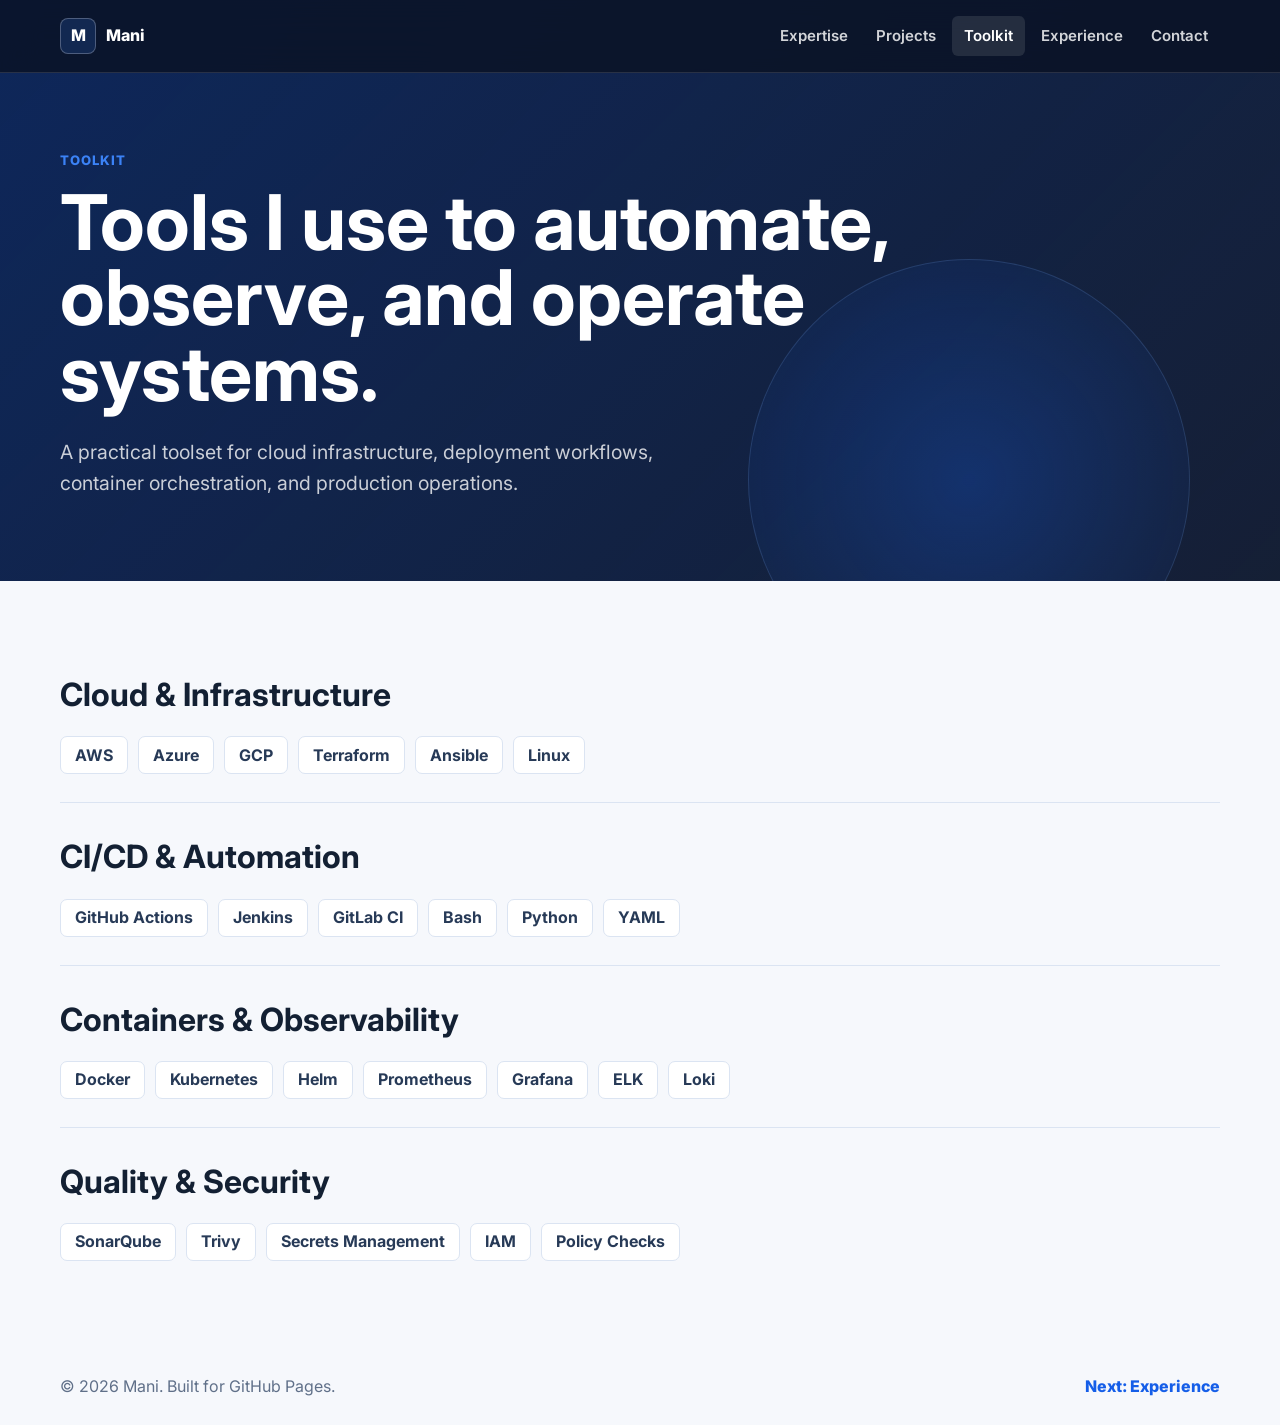
<file: webapp/toolkit.html>
<!doctype html>
<html lang="en">
  <head>
    <meta charset="utf-8">
    <meta name="viewport" content="width=device-width, initial-scale=1">
    <meta name="description" content="DevOps toolkit including cloud platforms, infrastructure as code, CI/CD, containers, observability, scripting, and security tools.">
    <meta name="theme-color" content="#0b1224">
    <title>Toolkit | Mani DevOps Engineer</title>
    <link rel="preconnect" href="https://fonts.googleapis.com">
    <link rel="preconnect" href="https://fonts.gstatic.com" crossorigin>
    <link href="https://fonts.googleapis.com/css2?family=Inter:wght@400;500;600;700;800&display=swap" rel="stylesheet">
    <link rel="stylesheet" href="styles.css">
  </head>
  <body>
    <header class="site-header" id="top">
      <nav class="nav" aria-label="Primary navigation">
        <a class="brand" href="index.html" aria-label="Mani home"><span class="brand-mark">M</span><span>Mani</span></a>
        <button class="nav-toggle" type="button" aria-label="Toggle navigation" aria-expanded="false"><span></span><span></span><span></span></button>
        <div class="nav-links" data-nav-links>
          <a href="expertise.html">Expertise</a>
          <a href="projects.html">Projects</a>
          <a href="toolkit.html" aria-current="page">Toolkit</a>
          <a href="experience.html">Experience</a>
          <a href="contact.html">Contact</a>
        </div>
      </nav>
    </header>

    <main>
      <section class="page-hero">
        <div class="section-inner">
          <p class="eyebrow">Toolkit</p>
          <h1>Tools I use to automate, observe, and operate systems.</h1>
          <p class="hero-copy">A practical toolset for cloud infrastructure, deployment workflows, container orchestration, and production operations.</p>
        </div>
      </section>

      <section class="section">
        <div class="section-inner tool-sections">
          <article>
            <h2>Cloud & Infrastructure</h2>
            <div class="tool-cloud"><span>AWS</span><span>Azure</span><span>GCP</span><span>Terraform</span><span>Ansible</span><span>Linux</span></div>
          </article>
          <article>
            <h2>CI/CD & Automation</h2>
            <div class="tool-cloud"><span>GitHub Actions</span><span>Jenkins</span><span>GitLab CI</span><span>Bash</span><span>Python</span><span>YAML</span></div>
          </article>
          <article>
            <h2>Containers & Observability</h2>
            <div class="tool-cloud"><span>Docker</span><span>Kubernetes</span><span>Helm</span><span>Prometheus</span><span>Grafana</span><span>ELK</span><span>Loki</span></div>
          </article>
          <article>
            <h2>Quality & Security</h2>
            <div class="tool-cloud"><span>SonarQube</span><span>Trivy</span><span>Secrets Management</span><span>IAM</span><span>Policy Checks</span></div>
          </article>
        </div>
      </section>
    </main>

    <footer class="footer">
      <p>&copy; <span id="year"></span> Mani. Built for GitHub Pages.</p>
      <a href="experience.html">Next: Experience</a>
    </footer>
    <script src="script.js"></script>
  </body>
</html>
</file>
<file: webapp/styles.css>
:root {
  --bg: #f6f8fc;
  --panel: #ffffff;
  --ink: #132033;
  --muted: #607089;
  --line: #dbe4f2;
  --dark: #0b1224;
  --dark-2: #111b33;
  --brand: #155ee8;
  --brand-2: #3b82f6;
  --brand-3: #8bb8ff;
  --accent: #f59e0b;
  --shadow: 0 24px 60px rgba(21, 94, 232, 0.13);
}

* {
  box-sizing: border-box;
}

html {
  scroll-behavior: smooth;
}

body {
  margin: 0;
  font-family: Inter, system-ui, -apple-system, BlinkMacSystemFont, "Segoe UI", sans-serif;
  color: var(--ink);
  background: var(--bg);
  line-height: 1.6;
}

a {
  color: inherit;
  text-decoration: none;
}

img {
  max-width: 100%;
  display: block;
}

.site-header {
  position: fixed;
  inset: 0 0 auto;
  z-index: 20;
  background: rgba(11, 18, 36, 0.8);
  border-bottom: 1px solid rgba(255, 255, 255, 0.12);
  backdrop-filter: blur(18px);
}

.nav {
  width: min(1160px, calc(100% - 32px));
  min-height: 72px;
  margin: 0 auto;
  display: flex;
  align-items: center;
  justify-content: space-between;
  gap: 24px;
}

.brand {
  display: inline-flex;
  align-items: center;
  gap: 10px;
  color: #ffffff;
  font-weight: 800;
  letter-spacing: 0;
}

.brand-mark {
  width: 36px;
  height: 36px;
  display: grid;
  place-items: center;
  border: 1px solid rgba(255, 255, 255, 0.25);
  border-radius: 8px;
  background: rgba(59, 130, 246, 0.18);
}

.nav-links {
  display: flex;
  align-items: center;
  gap: 4px;
}

.nav-links a {
  min-height: 40px;
  display: inline-flex;
  align-items: center;
  padding: 0 12px;
  border-radius: 6px;
  color: rgba(255, 255, 255, 0.82);
  font-size: 0.94rem;
  font-weight: 600;
}

.nav-links a:hover,
.nav-links a:focus-visible,
.nav-links a[aria-current="page"] {
  color: #ffffff;
  background: rgba(255, 255, 255, 0.1);
}

.nav-toggle {
  width: 44px;
  height: 44px;
  display: none;
  place-items: center;
  gap: 4px;
  border: 1px solid rgba(255, 255, 255, 0.2);
  border-radius: 8px;
  background: rgba(255, 255, 255, 0.08);
  cursor: pointer;
}

.nav-toggle span {
  width: 18px;
  height: 2px;
  display: block;
  background: #ffffff;
}

.hero {
  min-height: 92vh;
  position: relative;
  display: grid;
  align-items: center;
  overflow: hidden;
  isolation: isolate;
  padding: 112px 0 44px;
}

.hero-bg {
  position: absolute;
  inset: 0;
  width: 100%;
  height: 100%;
  object-fit: cover;
  z-index: -3;
}

.hero-overlay {
  position: absolute;
  inset: 0;
  background:
    linear-gradient(90deg, rgba(8, 18, 42, 0.97) 0%, rgba(9, 25, 60, 0.9) 36%, rgba(21, 94, 232, 0.34) 70%, rgba(8, 18, 42, 0.78) 100%),
    linear-gradient(180deg, rgba(15, 38, 86, 0.22), rgba(8, 18, 42, 0.9));
  z-index: -2;
}

.hero-content {
  width: min(1160px, calc(100% - 32px));
  margin: 0 auto;
  color: #ffffff;
}

.page-hero {
  position: relative;
  padding: 150px 0 82px;
  color: #ffffff;
  background:
    linear-gradient(135deg, rgba(21, 94, 232, 0.28), rgba(139, 184, 255, 0.08)),
    var(--dark);
  overflow: hidden;
}

.page-hero::after {
  content: "";
  position: absolute;
  right: 7vw;
  bottom: -120px;
  width: min(440px, 70vw);
  height: min(440px, 70vw);
  border: 1px solid rgba(139, 184, 255, 0.16);
  border-radius: 50%;
  background: radial-gradient(circle, rgba(21, 94, 232, 0.28), rgba(21, 94, 232, 0));
}

.page-hero .section-inner {
  position: relative;
  z-index: 1;
}

.page-hero h1 {
  max-width: 900px;
}

.eyebrow,
.section-kicker {
  margin: 0 0 14px;
  color: var(--brand-2);
  font-size: 0.82rem;
  font-weight: 800;
  text-transform: uppercase;
  letter-spacing: 0.08em;
}

h1,
h2,
h3,
p {
  overflow-wrap: anywhere;
}

h1 {
  max-width: 780px;
  margin: 0;
  font-size: clamp(2.5rem, 6vw, 5.8rem);
  line-height: 0.98;
  letter-spacing: 0;
}

.hero-copy {
  max-width: 670px;
  margin: 26px 0 0;
  color: rgba(255, 255, 255, 0.78);
  font-size: clamp(1rem, 2vw, 1.22rem);
}

.hero-actions,
.contact-actions {
  display: flex;
  flex-wrap: wrap;
  gap: 12px;
  margin-top: 30px;
}

.button {
  min-height: 46px;
  display: inline-flex;
  align-items: center;
  justify-content: center;
  padding: 0 18px;
  border: 1px solid transparent;
  border-radius: 7px;
  font-weight: 800;
  transition: transform 160ms ease, border-color 160ms ease, background 160ms ease;
}

.button:hover,
.button:focus-visible {
  transform: translateY(-2px);
}

.button-primary {
  color: #ffffff;
  background: var(--brand);
  box-shadow: 0 16px 34px rgba(21, 94, 232, 0.28);
}

.button-secondary {
  color: #ffffff;
  background: rgba(255, 255, 255, 0.08);
  border-color: rgba(255, 255, 255, 0.2);
}

.hero-stats {
  max-width: 760px;
  margin: 46px 0 0;
  display: grid;
  grid-template-columns: repeat(3, minmax(0, 1fr));
  gap: 12px;
}

.hero-stats div {
  padding: 18px;
  border: 1px solid rgba(139, 184, 255, 0.24);
  border-radius: 8px;
  background: rgba(255, 255, 255, 0.09);
  backdrop-filter: blur(14px);
}

.hero-stats dt {
  font-size: 1.35rem;
  font-weight: 800;
}

.hero-stats dd {
  margin: 4px 0 0;
  color: rgba(255, 255, 255, 0.68);
  font-size: 0.92rem;
}

.section {
  padding: 88px 0;
}

.section-inner {
  width: min(1160px, calc(100% - 32px));
  margin: 0 auto;
}

.muted {
  background: #edf4ff;
}

.intro {
  background: var(--dark);
  color: #ffffff;
}

.intro-grid {
  display: grid;
  grid-template-columns: minmax(220px, 0.8fr) minmax(0, 1.2fr);
  gap: 36px;
  align-items: start;
}

.intro h2,
.section-heading h2,
.contact h2 {
  margin: 0;
  font-size: clamp(2rem, 4vw, 3.5rem);
  line-height: 1.06;
  letter-spacing: 0;
}

.intro p:last-child {
  margin: 4px 0 0;
  color: rgba(255, 255, 255, 0.72);
  font-size: 1.08rem;
}

.section-heading {
  max-width: 720px;
  margin-bottom: 34px;
}

.feature-grid {
  display: grid;
  grid-template-columns: repeat(4, minmax(0, 1fr));
  gap: 16px;
}

.feature-card,
.project-card,
.timeline-item {
  border: 1px solid var(--line);
  border-radius: 8px;
  background: var(--panel);
  box-shadow: 0 1px 0 rgba(17, 24, 39, 0.04);
}

.feature-card {
  padding: 24px;
}

.icon {
  width: 42px;
  height: 42px;
  display: grid;
  place-items: center;
  margin-bottom: 20px;
  border-radius: 8px;
  color: var(--brand);
  background: #e5efff;
}

.icon svg {
  width: 24px;
  height: 24px;
  fill: none;
  stroke: currentColor;
  stroke-width: 1.8;
  stroke-linecap: round;
  stroke-linejoin: round;
}

.feature-card h3,
.project-card h3,
.timeline-item h3 {
  margin: 0 0 10px;
  font-size: 1.12rem;
  line-height: 1.25;
}

.feature-card p,
.project-card p,
.timeline-item p,
.contact p {
  margin: 0;
  color: var(--muted);
}

.text-link {
  display: inline-flex;
  margin-top: 18px;
  color: var(--brand);
  font-weight: 800;
}

.text-link:hover,
.text-link:focus-visible {
  text-decoration: underline;
  text-underline-offset: 4px;
}

.clean-list {
  margin: 18px 0 0;
  padding-left: 20px;
  color: #435066;
}

.clean-list li + li {
  margin-top: 8px;
}

.detailed-grid {
  grid-template-columns: repeat(2, minmax(0, 1fr));
}

.project-list {
  display: grid;
  grid-template-columns: repeat(3, minmax(0, 1fr));
  gap: 18px;
}

.page-projects {
  grid-template-columns: 1fr;
}

.page-projects .project-card {
  display: grid;
  grid-template-columns: minmax(0, 0.8fr) minmax(0, 1.2fr);
  gap: 20px 34px;
}

.page-projects .project-card .project-meta,
.page-projects .project-card h3 {
  grid-column: 1;
}

.page-projects .project-card p,
.page-projects .project-card ul {
  grid-column: 2;
}

.project-card {
  padding: 26px;
}

.project-meta {
  display: flex;
  flex-wrap: wrap;
  justify-content: space-between;
  gap: 10px;
  margin-bottom: 18px;
  color: var(--brand);
  font-size: 0.8rem;
  font-weight: 800;
  text-transform: uppercase;
  letter-spacing: 0.06em;
}

.project-card ul {
  margin: 20px 0 0;
  padding-left: 20px;
  color: #435066;
}

.project-card li + li {
  margin-top: 8px;
}

.tool-cloud {
  display: flex;
  flex-wrap: wrap;
  gap: 10px;
}

.tool-cloud span {
  display: inline-flex;
  align-items: center;
  min-height: 38px;
  padding: 0 14px;
  border: 1px solid var(--line);
  border-radius: 7px;
  background: #ffffff;
  color: #273a57;
  font-weight: 700;
}

.tool-sections {
  display: grid;
  gap: 28px;
}

.tool-sections article {
  padding-bottom: 28px;
  border-bottom: 1px solid var(--line);
}

.tool-sections article:last-child {
  padding-bottom: 0;
  border-bottom: 0;
}

.tool-sections h2 {
  margin: 0 0 16px;
  font-size: clamp(1.35rem, 3vw, 2rem);
}

.experience-layout {
  display: grid;
  grid-template-columns: minmax(220px, 0.75fr) minmax(0, 1.25fr);
  gap: 44px;
}

.sticky-heading {
  position: sticky;
  top: 104px;
  align-self: start;
}

.timeline {
  display: grid;
  gap: 16px;
}

.timeline-item {
  position: relative;
  padding: 26px 26px 26px 34px;
}

.timeline-item::before {
  content: "";
  position: absolute;
  top: 28px;
  left: 0;
  width: 5px;
  height: calc(100% - 56px);
  border-radius: 0 4px 4px 0;
  background: var(--accent);
}

.timeline-date {
  display: block;
  margin-bottom: 8px;
  color: var(--brand);
  font-size: 0.78rem;
  font-weight: 800;
  text-transform: uppercase;
  letter-spacing: 0.08em;
}

.contact {
  background: var(--dark);
}

.contact-panel {
  display: grid;
  grid-template-columns: minmax(0, 1.1fr) auto;
  gap: 32px;
  align-items: center;
  padding: 42px;
  border: 1px solid rgba(255, 255, 255, 0.14);
  border-radius: 8px;
  color: #ffffff;
  background: linear-gradient(135deg, rgba(21, 94, 232, 0.25), rgba(139, 184, 255, 0.12)), var(--dark-2);
  box-shadow: var(--shadow);
}

.contact-panel p {
  margin-top: 16px;
  color: rgba(255, 255, 255, 0.72);
}

.footer {
  min-height: 76px;
  width: min(1160px, calc(100% - 32px));
  margin: 0 auto;
  display: flex;
  align-items: center;
  justify-content: space-between;
  gap: 16px;
  color: var(--muted);
}

.footer p {
  margin: 0;
}

.footer a {
  color: var(--brand);
  font-weight: 800;
}

@media (max-width: 920px) {
  .nav-toggle {
    display: grid;
  }

  .nav-links {
    position: absolute;
    top: 72px;
    left: 16px;
    right: 16px;
    display: none;
    flex-direction: column;
    align-items: stretch;
    padding: 10px;
    border: 1px solid rgba(255, 255, 255, 0.14);
    border-radius: 8px;
    background: rgba(11, 18, 36, 0.97);
  }

  .nav-links.is-open {
    display: flex;
  }

  .nav-links a {
    justify-content: center;
  }

  .hero {
    min-height: auto;
    padding-top: 122px;
  }

  .feature-grid,
  .project-list {
    grid-template-columns: repeat(2, minmax(0, 1fr));
  }

  .detailed-grid,
  .page-projects,
  .page-projects .project-card {
    grid-template-columns: 1fr;
  }

  .page-projects .project-card .project-meta,
  .page-projects .project-card h3,
  .page-projects .project-card p,
  .page-projects .project-card ul {
    grid-column: auto;
  }

  .intro-grid,
  .experience-layout,
  .contact-panel {
    grid-template-columns: 1fr;
  }

  .sticky-heading {
    position: static;
  }

  .contact-actions {
    margin-top: 0;
  }
}

@media (max-width: 640px) {
  .nav {
    width: min(100% - 24px, 1160px);
  }

  .hero-content,
  .section-inner,
  .footer {
    width: min(100% - 24px, 1160px);
  }

  .hero {
    padding-bottom: 32px;
  }

  .page-hero {
    padding: 122px 0 58px;
  }

  .hero-overlay {
    background:
      linear-gradient(90deg, rgba(8, 18, 42, 0.96), rgba(8, 18, 42, 0.8)),
      linear-gradient(180deg, rgba(21, 94, 232, 0.14), rgba(8, 18, 42, 0.94));
  }

  .hero-stats,
  .feature-grid,
  .project-list {
    grid-template-columns: 1fr;
  }

  .section {
    padding: 62px 0;
  }

  .contact-panel {
    padding: 28px;
  }

  .button {
    width: 100%;
  }

  .footer {
    flex-direction: column;
    justify-content: center;
    text-align: center;
  }
}
</file>
